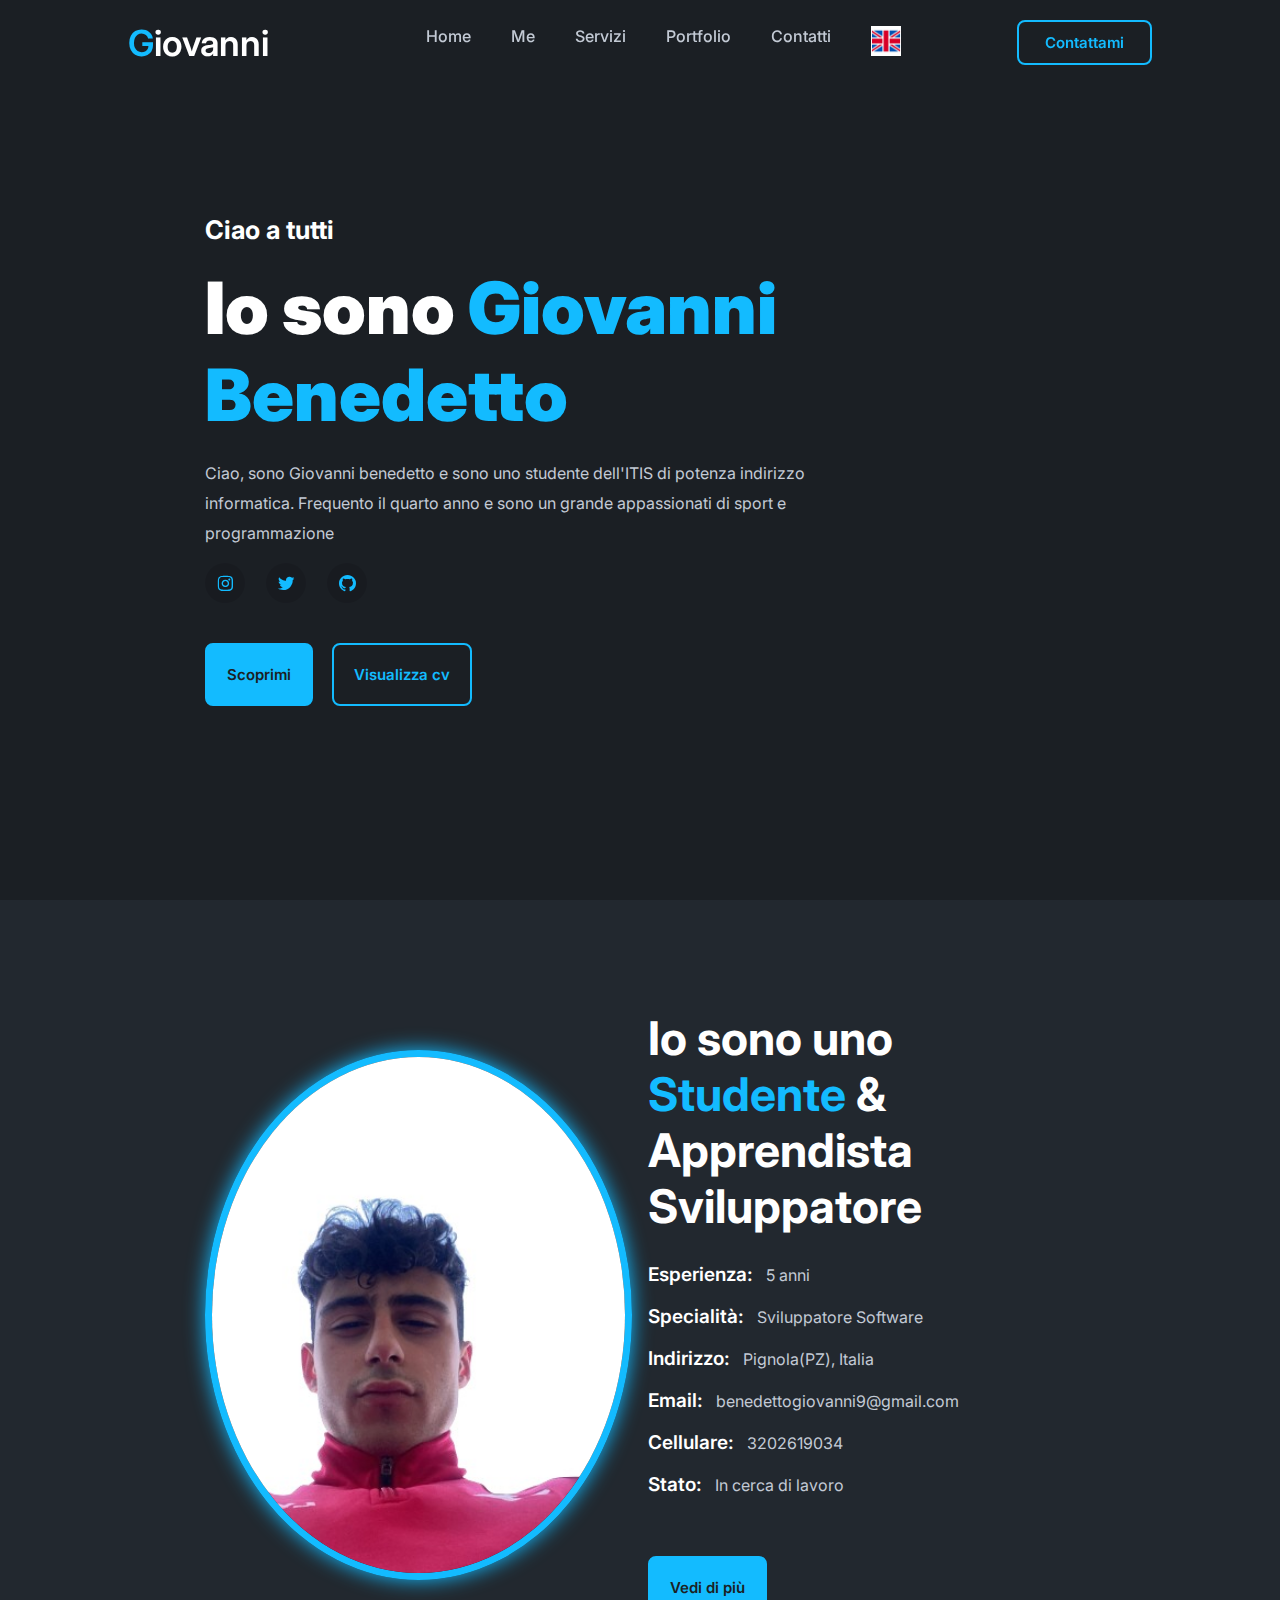
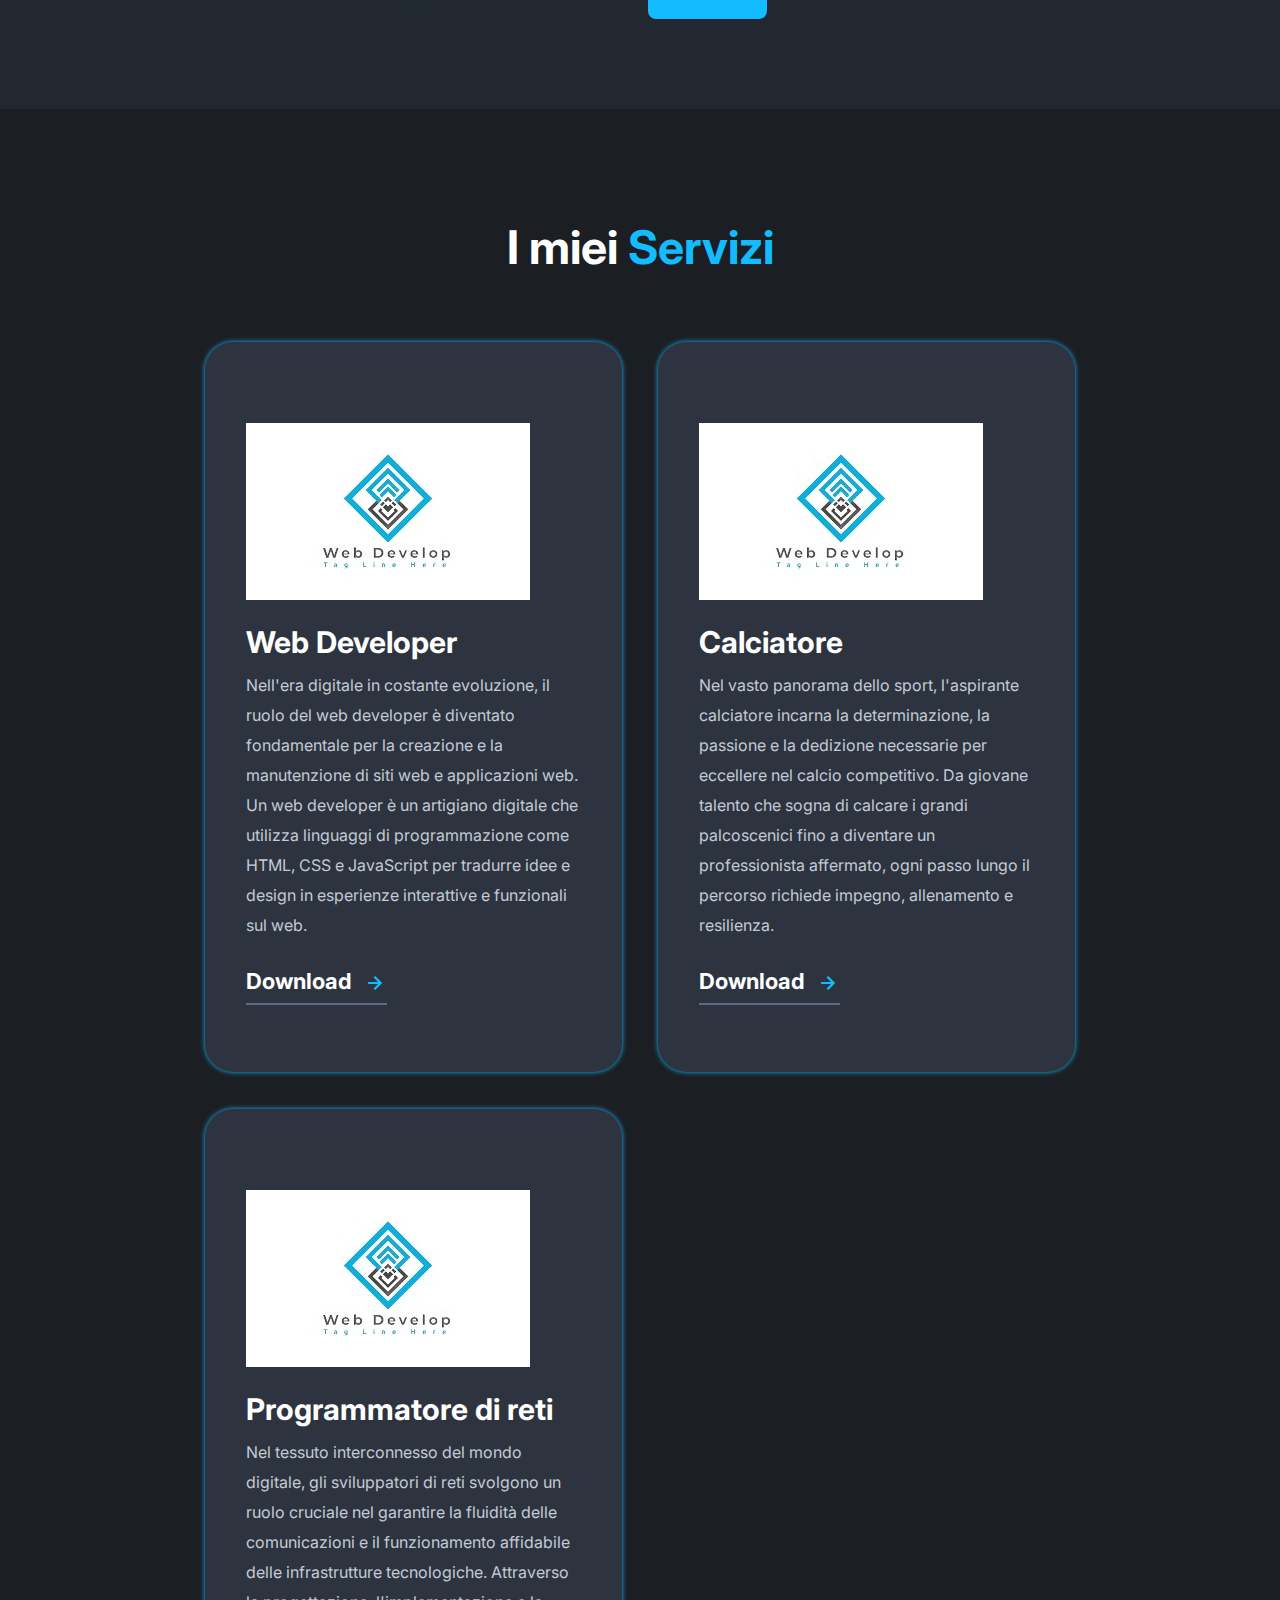
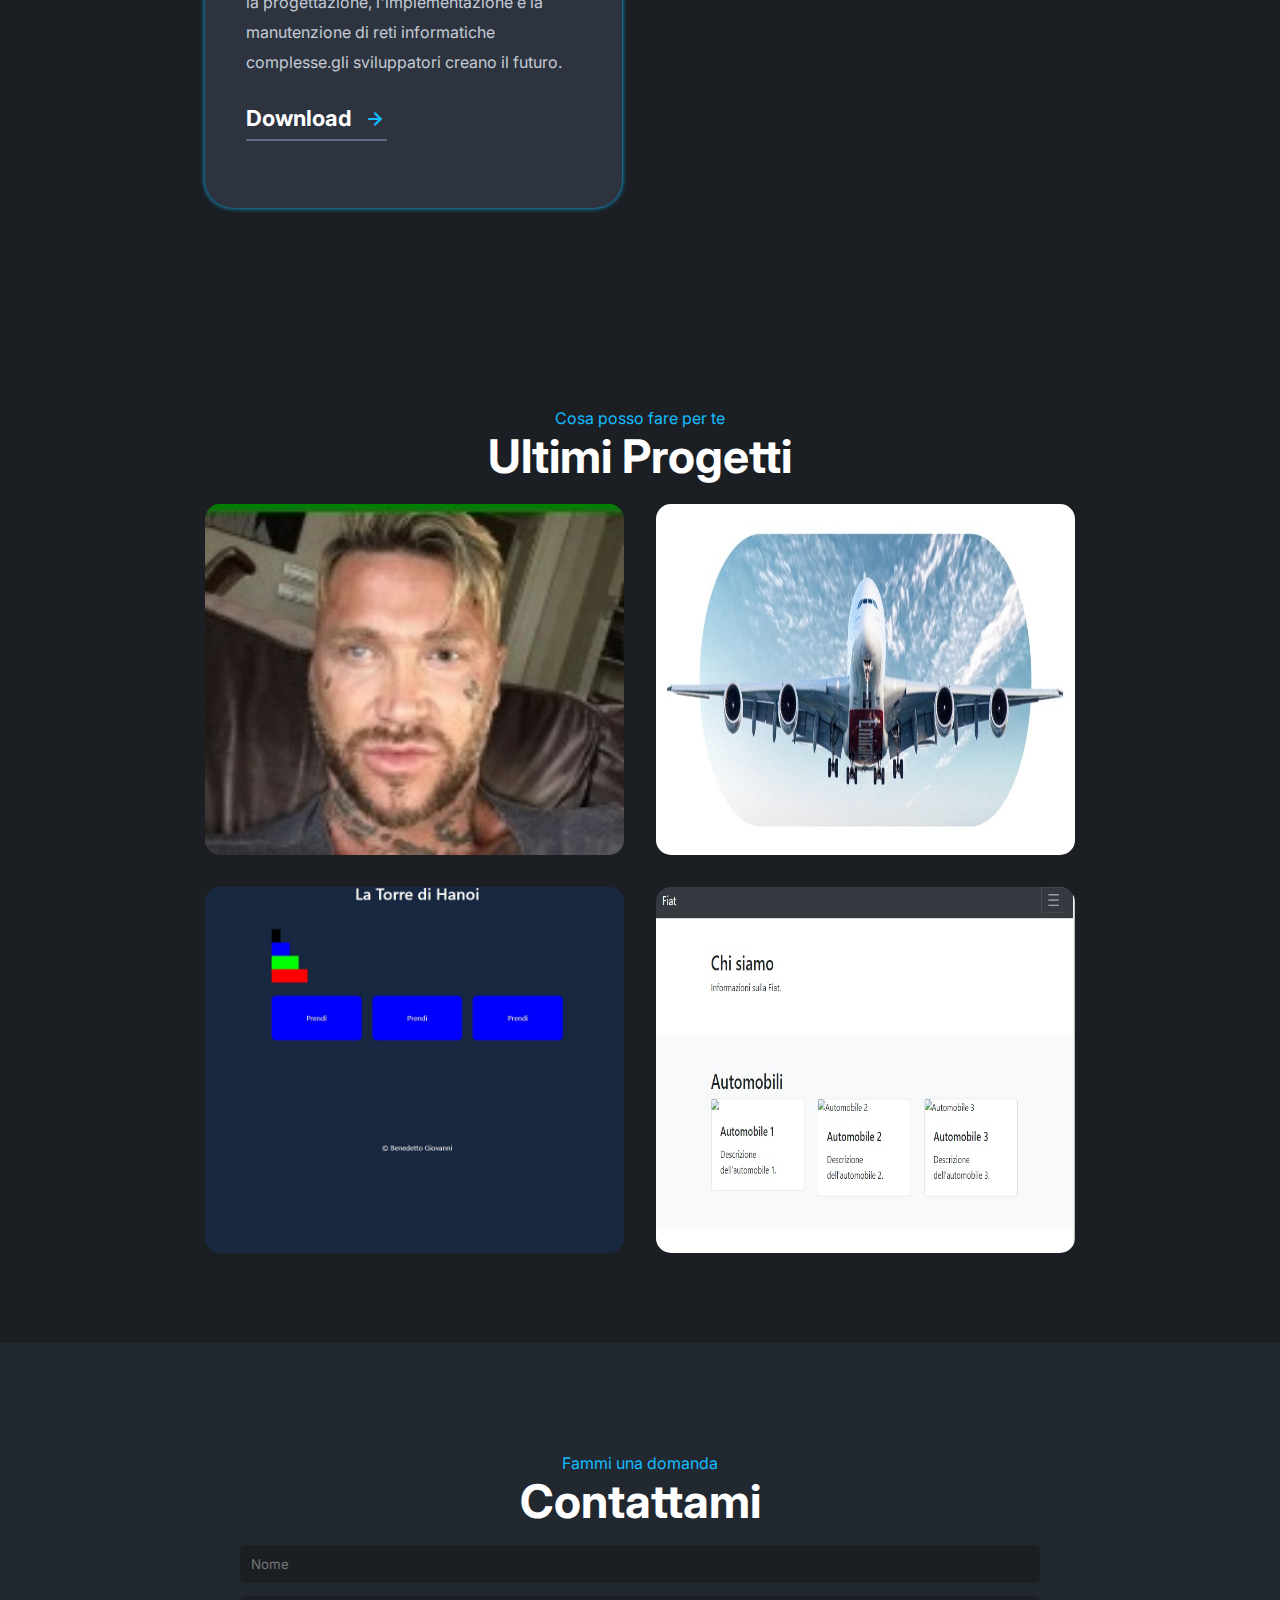
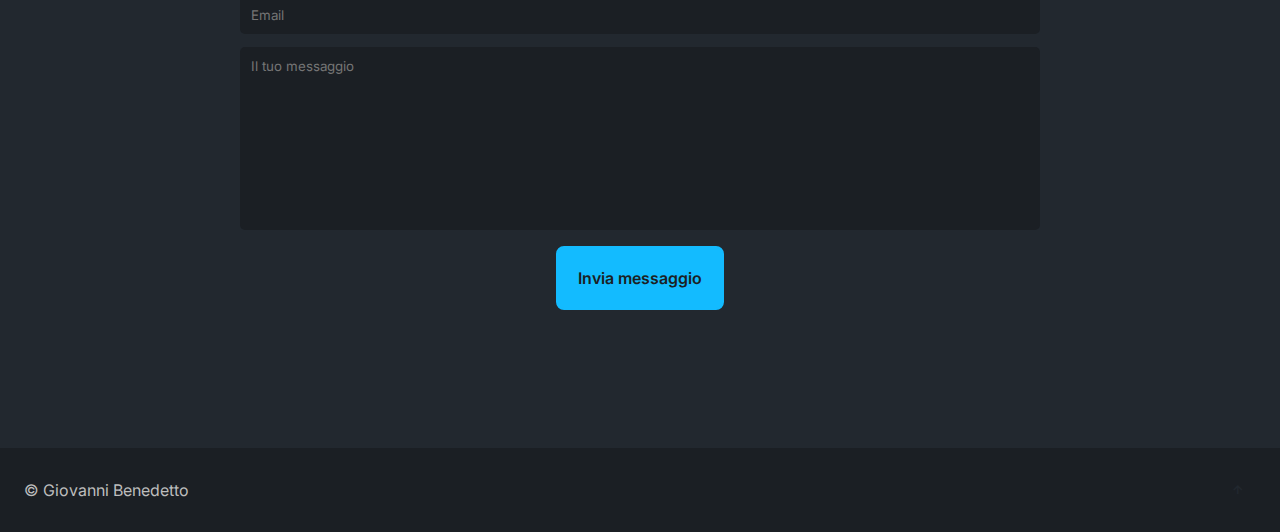
<file: index.html>
<!DOCTYPE html>
<html>
<head>
    <meta charset="UTF-8">
    <title>Portfolio</title>
    <link rel="stylesheet" href="stile.css">
    <link href='https://unpkg.com/boxicons@2.1.4/css/boxicons.min.css' rel='stylesheet'>
    <link rel="preconnect" href="https://fonts.googleapis.com">
    <link rel="preconnect" href="https://fonts.gstatic.com" crossorigin>
    <link href="https://fonts.googleapis.com/css2?family=Inter:wght@100..900&display=swap" rel="stylesheet">
</head>
<body>
<header>
    <a href="#" class="logo"><span>G</span>iovanni</a>
    <ul class="navlist">
        <li><a href="#home">Home</a></li>
        <li><a href="#about">Me</a></li>
        <li><a href="#services">Servizi</a></li>
        <li><a href="#portfolio">Portfolio</a></li>
        <li><a href="#contact">Contatti</a></li>
        <li><a href="eng.html"><img src="united-kingdom.png" alt="English" style="width: 30px; height: 30px;"></a></li>
    </ul>
    <div class="top-btnn">
        <a href="#contact" class="h-btn">Contattami</a>
    </div>
</header>

<section class="hero" id="home">
    <div class="main-content">
        <h4>Ciao a tutti</h4>
        <h1>Io sono <span>Giovanni Benedetto</span></h1>
        <p>Ciao, sono Giovanni benedetto e sono uno studente dell'ITIS di potenza indirizzo informatica. Frequento il quarto anno e sono un grande appassionati di sport e programmazione</p>
        
        <div class="social">
            <a href="https://www.instagram.com/giovanni_benedetto07" target="_blank"><i class='bx bxl-instagram'></i></a>
            <a href="#"><i class='bx bxl-twitter'></i></a>
            <a href="#"><i class='bx bxl-github'></i></a>
        </div>

        <div class="main-btn">
            <a href="#" class="btn">Scoprimi</a>
            <a href="Giovanni Benedetto.pdf" target="_blank" class="btn btn2">Visualizza cv</a>
        </div>
    </div>
</section>
<!--about-->
<section class="about" id="about">
    <div class="about-img">
        <img src="fotogb-removebg-preview.png" alt="foto di me stesso">
    </div>
    <div class="about-text">
        <h2>Io sono uno <span>Studente</span> & Apprendista Sviluppatore</h2>
        <div class="exp-area">
            <p class="exp">Esperienza: <span>5 anni</span></p>
            <p class="exp">Specialità: <span>Sviluppatore Software</span></p>
            <p class="exp">Indirizzo: <span>Pignola(PZ), Italia</span></p>
            <p class="exp">Email: <span>benedettogiovanni9@gmail.com</span></p>
            <p class="exp">Cellulare: <span>3202619034</span></p>
            <p class="exp">Stato: <span>In cerca di lavoro</span></p>
        </div>
        <a href="#" class="btn">Vedi di più</a>
    </div>
</section>
<!--Servizi-->
<section class="services" id="services">
    <div class="center-text">
        <h2>I miei <span>Servizi</span></h2>
    </div>
    <div class="services-content">
        <div class="box">
            <img src="dev-removebg-preview.png" alt="">
            <h3>Web Developer</h3>
            <p>Nell'era digitale in costante evoluzione, il ruolo del web developer è diventato fondamentale per la creazione e la manutenzione di siti web e applicazioni web. Un web developer è un artigiano digitale che utilizza linguaggi di programmazione come HTML, CSS e JavaScript per tradurre idee e design in esperienze interattive e funzionali sul web. </p>
        <a href="#">
            Download
            <i class='bx bx-right-arrow-alt'></i>
        </a>
        </div>

        <div class="box">
            <img src="dev-removebg-preview.png" alt="">
            <h3>Calciatore</h3>
            <p>Nel vasto panorama dello sport, l'aspirante calciatore incarna la determinazione, la passione e la dedizione necessarie per eccellere nel calcio competitivo. Da giovane talento che sogna di calcare i grandi palcoscenici fino a diventare un professionista affermato, ogni passo lungo il percorso richiede impegno, allenamento e resilienza.</p>
        <a href="#">
            Download
            <i class='bx bx-right-arrow-alt'></i>
        </a>
        </div>

        <div class="box">
            <img src="dev-removebg-preview.png" alt="">
            <h3>Programmatore di reti
            </h3>
            <p>Nel tessuto interconnesso del mondo digitale, gli sviluppatori di reti svolgono un ruolo cruciale nel garantire la fluidità delle comunicazioni e il funzionamento affidabile delle infrastrutture tecnologiche. Attraverso la progettazione, l'implementazione e la manutenzione di reti informatiche complesse.gli sviluppatori creano il futuro.</p>
        <a href="#">
            Download
            <i class='bx bx-right-arrow-alt'></i>
        </a>
        </div>
    </div>

</section>
<!--Portfolio-->
<section id="portfolio" class="portfolio">
    <div class="center-text">
        <span>Cosa posso fare per te</span>
        <h2>Ultimi Progetti</h2>
    </br>
    </div>
    <div class="container">
     
        <div class="portfolio-gallery">
            <div class="port-box mix html">
                <div class="port-image">
                    <img src="brs.png" alt="">
                </div>
                <div class="port-content">
                    <h3>Sito Brasiliano</h3>
                    <p> Sito sul brasiliano

                    </p>
                    <a href="SITO BRASILIANO .txt.html" target="_blank"><i class='bx bx-link-external'></i></a>
                </div>
            </div>

            <div class="port-box mix html">
                <div class="port-image">
                    <img src="header.jpg" alt="">
                </div>
                <div class="port-content">
                    <h3>Benedetto Company</h3>
                    <p> Sito su viaggi aerei

                    </p>
                    <a href="benedettoCompany" target="_blank"><i class='bx bx-link-external'></i></a>
                </div>
            </div>
            
            <div class="port-box mix html">
                <div class="port-image">
                    <img src="ht.png" alt="">
                </div>
                <div class="port-content">
                    <h3>Torre Hanoi</h3>
                    <p>Torre di hanoi
                    </p>
                    <a href="hanoi2 gb.html" target="_blank"><i class='bx bx-link-external'></i></a>
                </div>
            </div>

            <div class="port-box mix unity">
                <div class="port-image">
                    <img src="fiat.png" alt="">
                </div>
                <div class="port-content">
                    <h3>Sito Fiat </h3>
                    <p>Sito Fiat

                    </p> 
                    <a href="FIAT1.html" target="_blank"><i class='bx bx-link-external'></i></a>
                </div>
            </div>
        </div>
    </div>
</section>
<!--Contatti-->
<section id="contact" class="contant">
    <div class="center-text">
        <span>Fammi una domanda</span>
        <h2>Contattami</h2>
    </div>
    <form>
        
        <input type="text" name="nome" placeholder="Nome">
        <input type="text" name="email" placeholder="Email">
        <textarea name="messaggio" cols="30" rows="10" placeholder="Il tuo messaggio"></textarea>
        <div class="btn-box formBtn">
            <button type="submit" class="btn">Invia messaggio</button>
        </div>
    </form>
</section>
<footer>
    <p> &copy; Giovanni Benedetto </p>
    <a href="#home"><i class='bx bx-up-arrow-alt'></i></a>
</footer>

<script src="script.js"></script>
</body>
</html>
</file>
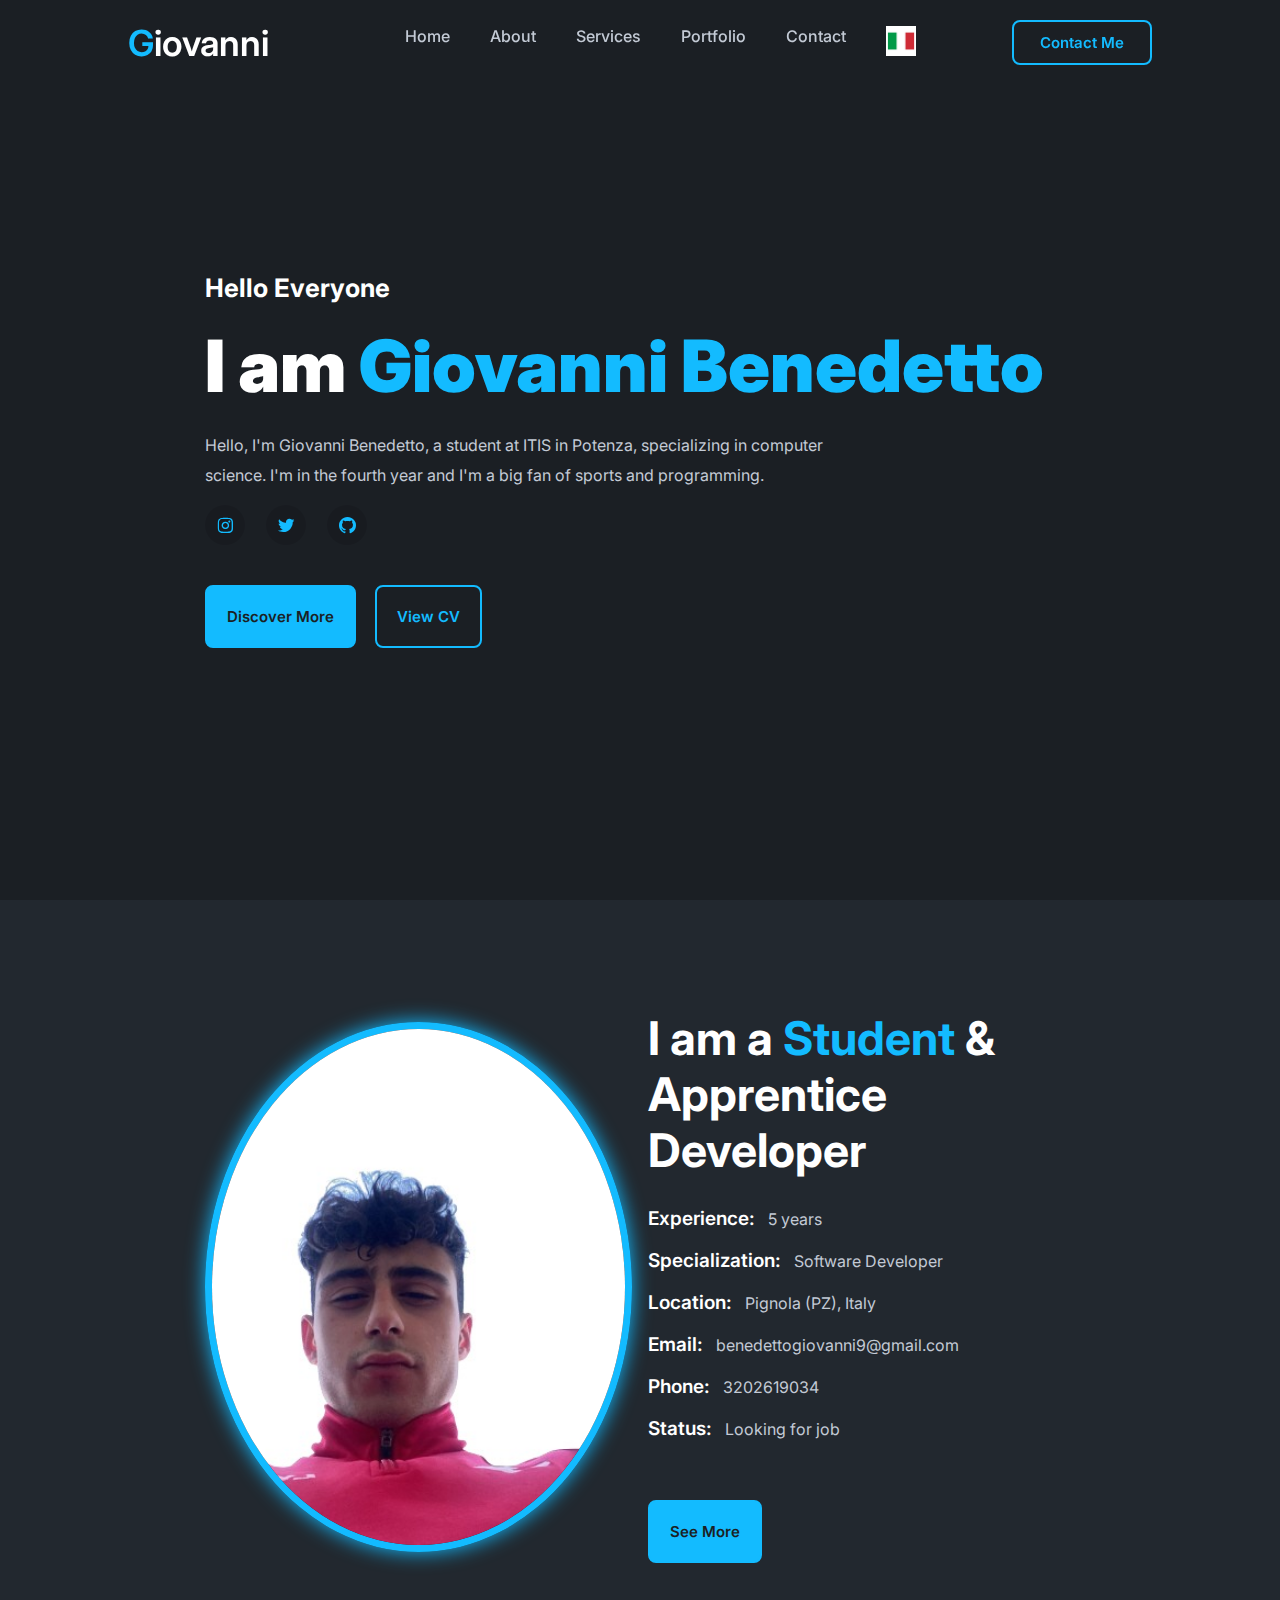
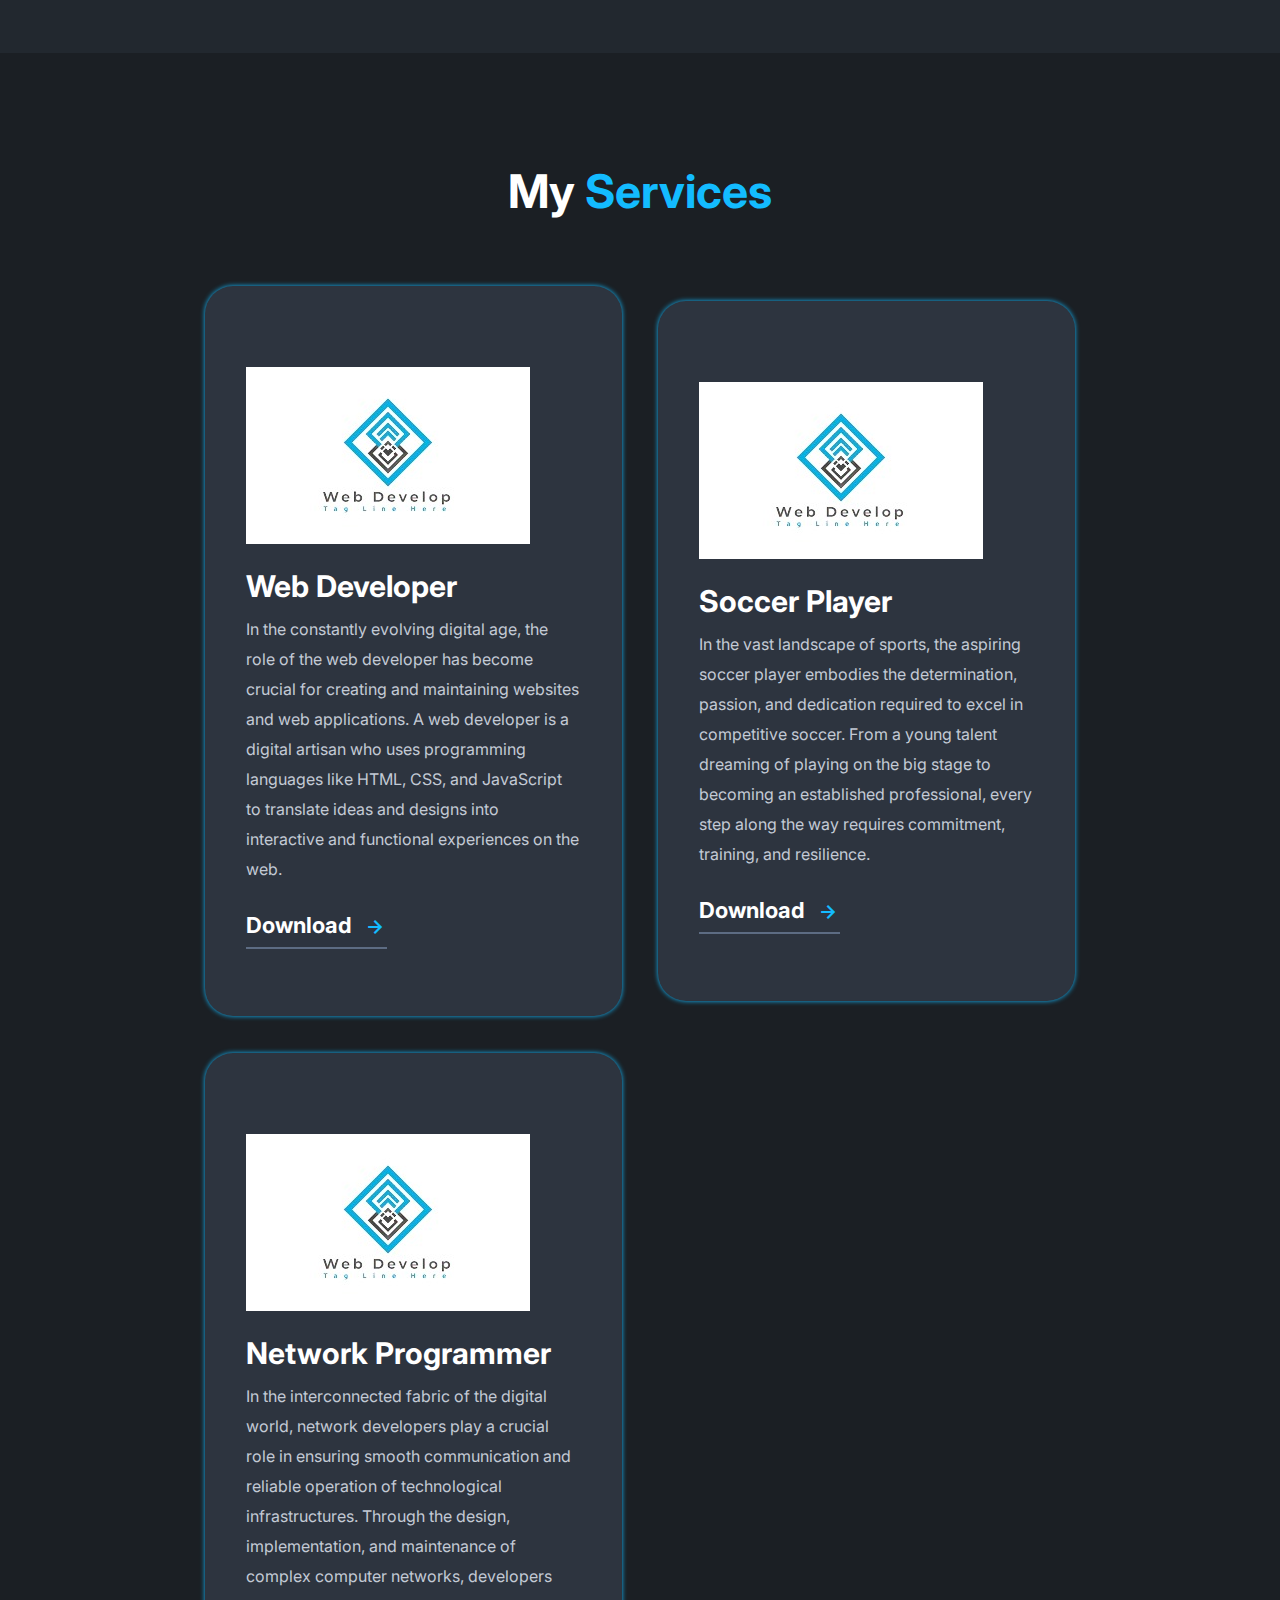
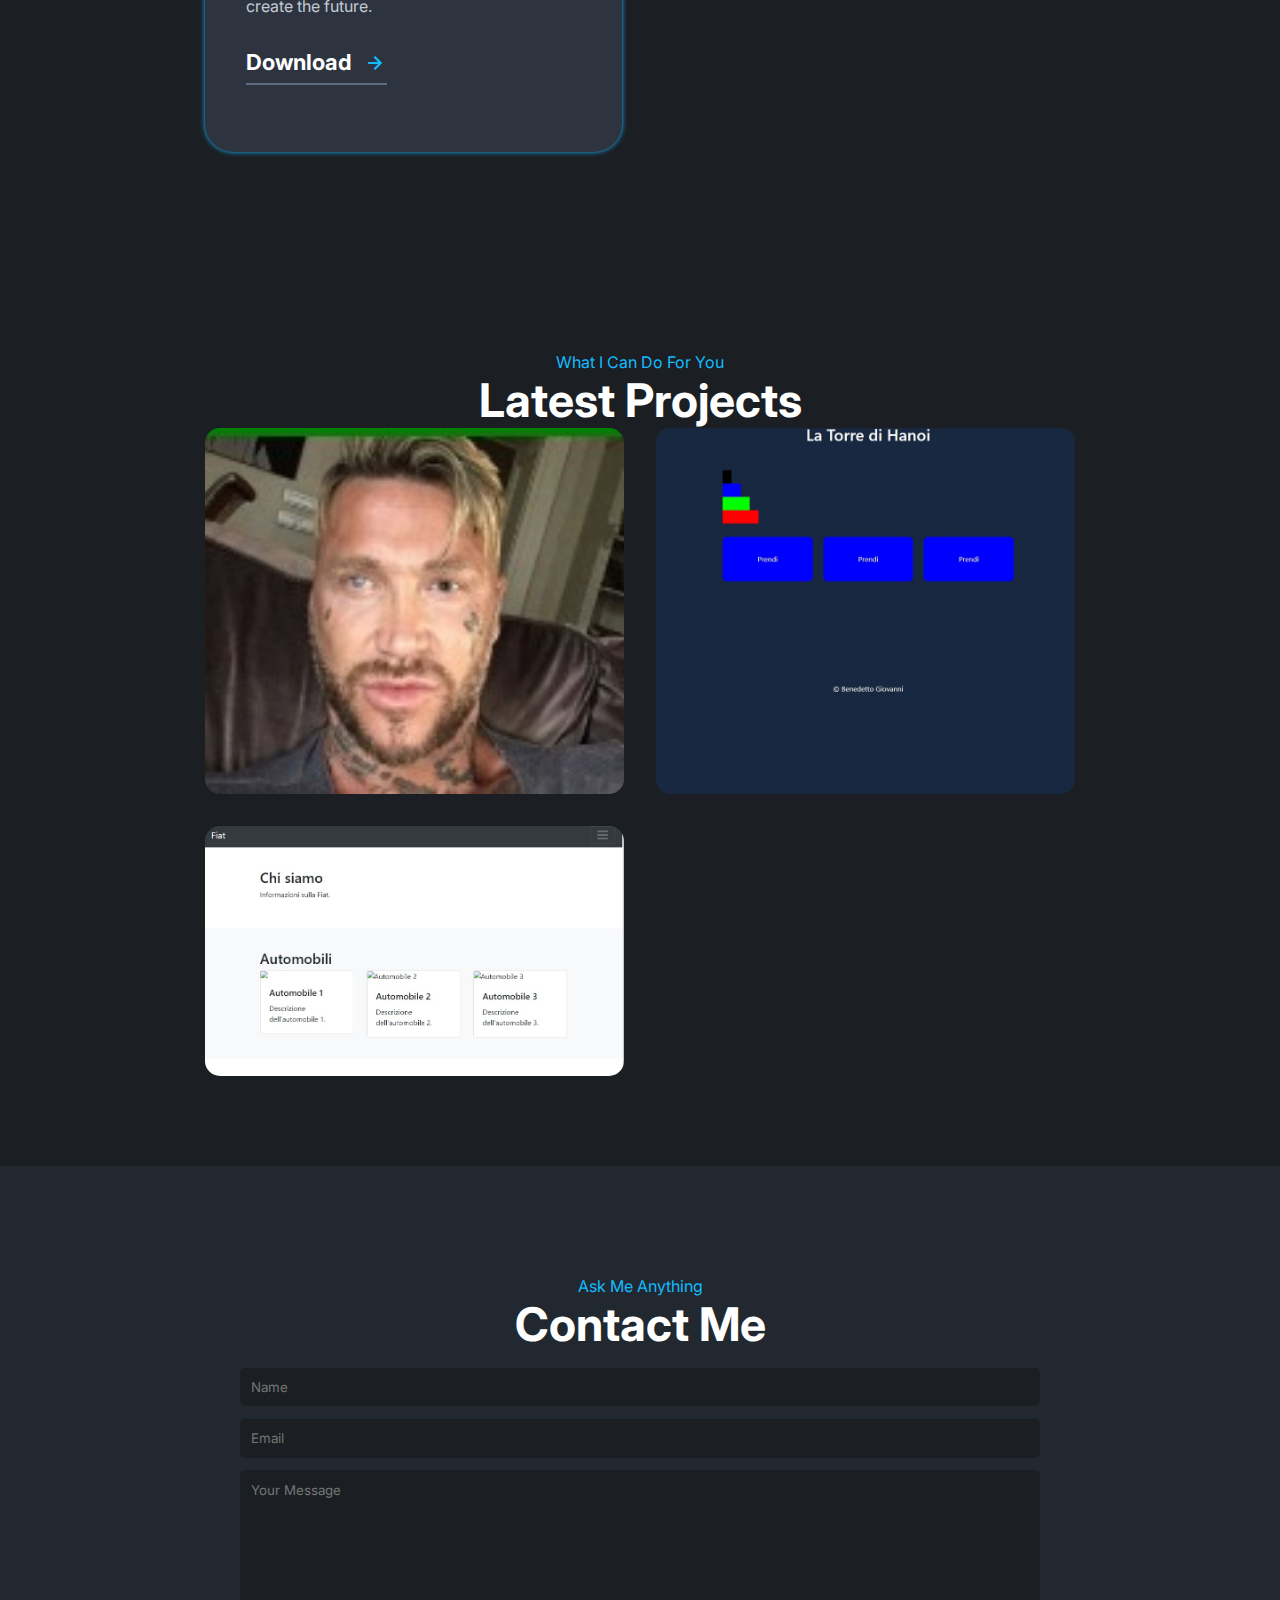
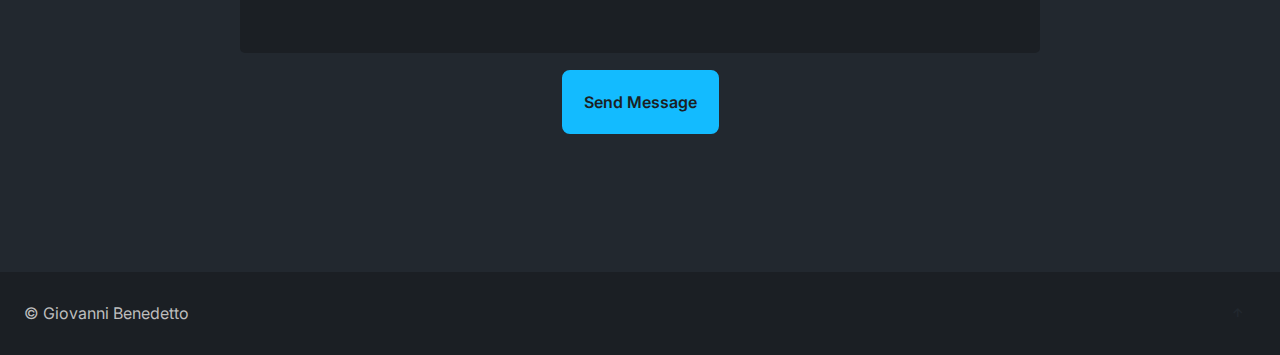
<file: eng.html>
<!DOCTYPE html>
<html>
<head>
    <meta charset="UTF-8">
    <title>Portfolio</title>
    <link rel="stylesheet" href="stile.css">
    <link href='https://unpkg.com/boxicons@2.1.4/css/boxicons.min.css' rel='stylesheet'>
    <link rel="preconnect" href="https://fonts.googleapis.com">
    <link rel="preconnect" href="https://fonts.gstatic.com" crossorigin>
    <link href="https://fonts.googleapis.com/css2?family=Inter:wght@100..900&display=swap" rel="stylesheet">
</head>
<body>
<header>
    <a href="#" class="logo"><span>G</span>iovanni</a>
    <ul class="navlist">
        <li><a href="#home">Home</a></li>
        <li><a href="#about">About</a></li>
        <li><a href="#services">Services</a></li>
        <li><a href="#portfolio">Portfolio</a></li>
        <li><a href="#contact">Contact</a></li>
        <li><a href="index.html"><img src="italy.png" alt="English" style="width: 30px; height: 30px;"></a></li>
    </ul>
    <div class="top-btnn">
        <a href="#contact" class="h-btn">Contact Me</a>
    </div>
</header>

<section class="hero" id="home">
    <div class="main-content">
        <h4>Hello Everyone</h4>
        <h1>I am <span>Giovanni Benedetto</span></h1>
        <p>Hello, I'm Giovanni Benedetto, a student at ITIS in Potenza, specializing in computer science. I'm in the fourth year and I'm a big fan of sports and programming.</p>
        
        <div class="social">
            <a href="https://www.instagram.com/giovanni_benedetto07" target="_blank"><i class='bx bxl-instagram'></i></a>
            <a href="#"><i class='bx bxl-twitter'></i></a>
            <a href="#"><i class='bx bxl-github'></i></a>
        </div>

        <div class="main-btn">
            <a href="#" class="btn">Discover More</a>
            <a href="Giovanni Benedetto.pdf" target="_blank" class="btn btn2">View CV</a>
        </div>
    </div>
</section>
<!--about-->
<section class="about" id="about">
    <div class="about-img">
        <img src="fotogb-removebg-preview.png" alt="picture of myself">
    </div>
    <div class="about-text">
        <h2>I am a <span>Student</span> & Apprentice Developer</h2>
        <div class="exp-area">
            <p class="exp">Experience: <span>5 years</span></p>
            <p class="exp">Specialization: <span>Software Developer</span></p>
            <p class="exp">Location: <span>Pignola (PZ), Italy</span></p>
            <p class="exp">Email: <span>benedettogiovanni9@gmail.com</span></p>
            <p class="exp">Phone: <span>3202619034</span></p>
            <p class="exp">Status: <span>Looking for job</span></p>
        </div>
        <a href="#" class="btn">See More</a>
    </div>
</section>
<!--Services-->
<section class="services" id="services">
    <div class="center-text">
        <h2>My <span>Services</span></h2>
    </div>
    <div class="services-content">
        <div class="box">
            <img src="dev-removebg-preview.png" alt="">
            <h3>Web Developer</h3>
            <p>In the constantly evolving digital age, the role of the web developer has become crucial for creating and maintaining websites and web applications. A web developer is a digital artisan who uses programming languages like HTML, CSS, and JavaScript to translate ideas and designs into interactive and functional experiences on the web.</p>
            <a href="#">
                Download
                <i class='bx bx-right-arrow-alt'></i>
            </a>
        </div>

        <div class="box">
            <img src="dev-removebg-preview.png" alt="">
            <h3>Soccer Player</h3>
            <p>In the vast landscape of sports, the aspiring soccer player embodies the determination, passion, and dedication required to excel in competitive soccer. From a young talent dreaming of playing on the big stage to becoming an established professional, every step along the way requires commitment, training, and resilience.</p>
            <a href="#">
                Download
                <i class='bx bx-right-arrow-alt'></i>
            </a>
        </div>

        <div class="box">
            <img src="dev-removebg-preview.png" alt="">
            <h3>Network Programmer</h3>
            <p>In the interconnected fabric of the digital world, network developers play a crucial role in ensuring smooth communication and reliable operation of technological infrastructures. Through the design, implementation, and maintenance of complex computer networks, developers create the future.</p>
            <a href="#">
                Download
                <i class='bx bx-right-arrow-alt'></i>
            </a>
        </div>
    </div>

</section>
<!--Portfolio-->
<section id="portfolio" class="portfolio">
    <div class="center-text">
        <span>What I Can Do For You</span>
        <h2>Latest Projects</h2>
    </div>
    <div class="container">
     
        <div class="portfolio-gallery">
            <div class="port-box mix html">
                <div class="port-image">
                    <img src="brs.png" alt="">
                </div>
                <div class="port-content">
                    <h3>Brazilian Site</h3>
                    <p>Site about Brazil.</p>
                    <a href="brasilianoI.html" target="_blank"><i class='bx bx-link-external'></i></a>
                </div>
            </div>

            <div class="port-box mix html">
                <div class="port-image">
                    <img src="ht.png" alt="">
                </div>
                <div class="port-content">
                    <h3>Hanoi Tower</h3>
                    <p>Hanoi Tower.</p>
                    <a href="hanoieng.html" target="_blank"><i class='bx bx-link-external'></i></a>
                </div>
            </div>

            <div class="port-box mix unity">
                <div class="port-image">
                    <img src="fiat.png" alt="">
                </div>
                <div class="port-content">
                    <h3>Fiat Website</h3>
                    <p>Fiat Website.</p> 
                    <a href="FIATi.html" target="_blank"><i class='bx bx-link-external'></i></a>
                </div>
            </div>
        </div>
    </div>
</section>
<!--Contact-->
<section id="contact" class="contant">
    <div class="center-text">
        <span>Ask Me Anything</span>
        <h2>Contact Me</h2>
    </div>
    <form>
        
        <input type="text" name="name" placeholder="Name">
        <input type="text" name="email" placeholder="Email">
        <textarea name="message" cols="30" rows="10" placeholder="Your Message"></textarea>
        <div class="btn-box formBtn">
            <button type="submit" class="btn">Send Message</button>
        </div>
    </form>
</section>
<footer>
    <p> &copy; Giovanni Benedetto </p>
    <a href="#home"><i class='bx bx-up-arrow-alt'></i></a>
</footer>

<script src="script.js"></script>
</body>
</html>
</file>
<file: stile.css>
*{
    padding: 0;
    margin: 0;
    box-sizing: border-box;
    font-family: 'inter', sans-serif;
    text-decoration: none;
    list-style: none;
    scroll-behavior: smooth;
}
:root{
    --text-color:#fff;
    --bg-color: #1b1f24;
    --second-bg-color: #22282f;
    --main-color: #13bbff;
    --other-color: #c3cad5;

    --h1-font: 4.5rem;
    --h2-font: 2.9rem;
    --p-font: 1rem;
}
body {
 
    background-color: var(--bg-color);
    color: var(--text-color);
}
header {
    position: fixed;
    top: 0;
    left: 0;
    z-index: 1000;
   border-bottom: 1px solid transparent;
    display: flex;
    align-items: center;
    justify-content: space-between;
    width: 100%;
    padding: 20px 10%;
    background: transparent;
    transition: all .50s ease;
}
.logo{
    font-size: 36px;
    color: var(--text-color);
    font-weight: 600;
}
span{
    color: var(--main-color);
}
.navlist {
    display: flex;
}
.navlist a{
    font-size: var(--p-font);
    font-weight: 500;
    color: var(--other-color);
    margin-left: 40px;
    transition: all .50s ease;
}
.navlist a:hover {
    color: var(--hover-color);
    text-shadow: 0 0 10px var(--main-color), -2px 1px 30px var(--text-color), 0 0 30px rgba(18, 247, 255, 0.6), 0 0 40px rgba(18, 247, 255, 0.6), 0 0 70px rgba(18, 247, 255, 0.6), 0 0 80px rgba(18, 247, 255, 0.6), 0 0 10px rgba(18, 247, 255, 0.6), 0 0 150px rgba(18, 247, 255, 0.6);
}
#menu-icon {
    font-size: 35px;
    z-index: 10001;
    cursor: pointer;
    display: none;
}
.h-btn{
    display: inline-block;
    padding: 11px 26px;
    background: transparent;
    color: var(--main-color);
    border: 2px solid var(--main-color);
    border-radius: 8px;
    font-size: 15px;
    font-weight: 600;
    transition: all .50s ease;
}
.h-btn:hover{
    background: var(--main-color);
    color: var(--bg-color);
    box-shadow: 0 0 20px var(--main-color);
    transform: scale(1.1);
}
section{
    padding: 110px 16% 90px;
}
.hero{
    height: 100vh;
    width: 100%;
    /*dovrebbe andare l'immagine*/
    background-position: top right;
    background-size: cover;
    display: flex;
    align-items: center;
    justify-content: flex-start;
}
.main-content h4{
    font-size: 1.6rem;
}
.main-content h1{
    font-size: var(--h1-font);
    font-weight: 900;
    margin: 20px 0px 20px;
    line-height: 1.2;
}
.main-content p{
    font-size: var(--p-font);
    font-weight: 400;
    width: 620px;
    max-width: 100%;
    color: var(--other-color);
    line-height: 30px;
    margin-bottom: 15px;
}
.social{
    margin-bottom: 40px;
}
.social i{
    display: inline-flex;
    align-items: center;
    justify-content: center;
    width: 40px;
    height: 40px;
    color: var(--main-color);
    border-radius: 50%;
    backdrop-filter: brightness(88%);
    font-size: 20px;
    margin-right: 17px;
    box-shadow: 0 0 20px transparent;
    cursor: pointer;
    transition: all .50s ease;
}
.social i:hover{
    transform: scale(1.1);
    box-shadow:  0 0 20px var(--main-color);
}
.btn{
    display: inline-block;
    padding: 20px;
    background: var(--main-color);
    color: var(--bg-color);
    border: 2px solid var(--main-color);
    border-radius: 8px;
    font-size: 15px;
    font-weight: 600;
    transition: all .50 ease;
}
.btn:hover{
    background: transparent;
    color: var(--main-color);
    box-shadow: 0 0 20px var(--main-color);
}
.btn2{
    background: transparent;
    color: var(--main-color);
    border: 2px solid var(--main-color);
    margin-left: 15px;
    transition: all .50 ease;
}
.btn2:hover{
    background: var(--main-color);
    color: var(--bg-color);
}
header.sticky{
    background: var(--bg-color);
    box-shadow: 0 .1rem 1rem rgba(0, 0, 0, .2);
    padding: 16px 16%;
}
.about{
    background: var(--second-bg-color);
    display : grid;
    grid-template-columns: repeat(2,1fr);
    align-items: center;
    gap: 1rem;
}
.about-img {
    display: flex;
    justify-content: center;
    align-items: center;
    width: 100%;
    height: 530px;
    max-width: 530px;
    border-radius: 50%;
    overflow: hidden; /* Assicura che l'immagine non esca dai bordi del cerchio */
    border: 7px solid var(--main-color);
    box-shadow: 0 0 20px var(--main-color);
}

.about-img img {
    width: 100%;
    height: auto;
    object-fit: cover;
}
.about-text h2{
    font-size: var(--h2-font);
    line-height: 1,3;
    margin-bottom: 20px;
}
.exp-area{
    margin-bottom: 50px;
}
.exp-area p{
    color: var(--text-color);
    font-weight: 600;
    font-size: 19px;
    line-height: 42px;
}
.exp-area p span{
    color: var(--other-color);
    font-size: var(--p-font);
    font-weight: 400;
    margin-left: 8px;
}
.center-text{
    text-align: center;
}
.center-text h2{
    font-size: var(--h2-font);
}
.services-content{
    display: grid;
    grid-template-columns: repeat(auto-fit, minmax(300px, auto));
    align-items: center;
    gap: 2.3rem;
    margin-top: 4.2rem;
}
.box{
    padding: 80px 40px 66px;
    background: #2d343f;
    border-radius: 28px;
    border: 1px solid transparent;
    box-shadow: 0 0 5px var(--main-color);
    transition: all .5os ease;
    cursor: pointer;
}
.box img{
    margin-bottom: 20px;
}
.box h3{
    font-size: 30px;
    font-weight: 700;
    margin-bottom: 10px;
}
.box p{
    font-size: var(--p-font);
    font-weight: 400;
    color: var(--other-color);
    line-height: 30px;
    margin-bottom: 20px;
}
.box a{
    display: inline-block;
    font-size: 22px;
    line-height: 1.273em;
    font-weight: 700;
    padding: 7px 0;
    color: var(--text-color);
    border-bottom: 2px solid #5d6c83;
    transition: all .50s ease;
}
.box i{
    vertical-align: middle;
    font-size: 25px;
    color: var(--main-color);
    margin-left: 5px;
}
.box a:hover{
    border-bottom: 2px solid var(--main-color);
}
.box:hover{
    border: 1px solid var(--main-color);
    transform: translateY(-5px) scale(1.03);
}
.fillter-buttons{
    margin: 2rem;
    text-align: center;
}
.fillter-buttons .btn{
    background: none;
    outline: none;
    border: none;
    cursor: pointer;
    font-size: .85rem;
    font-weight: 600;
    letter-spacing: .4px;
    margin-left: 1.3rem;
    color: var(--text-color);
}
.fillter-buttons .btn:hover{
    color: var(--hover-color);
}
.portfolio-gallery{
    display: grid;
    grid-template-columns: repeat(auto-fill , minmax(270px, 1fr));
    gap: 2rem;
}
.port-box{
    position: relative;
    border-radius: 15px;
    overflow: hidden;
    background: #292e33;
    display: flex;
    grid-template-rows: 1fr auto;
    align-items: center;
    border: 2px solid var(--hover-color);
    box-shadow: var(--neon-box-shadow);
}
.port-image{
    display: flex;
    align-items: center;
    justify-content: center;
    height: 100%;
    width: 100%;
}
.port-image img{
    width: 100%;
    opacity: .5s;
    height: 100%;
    transition: .5s;
}

.port-content{
    position: absolute;
    bottom: 0;
    left: 0;
    width: 100%;
    height: 100%;
    opacity: 0;
    background: linear-gradient(rgba(0,0,0,.2),#12f7ff);
    display: flex;
    align-items: center;
    justify-content: center;
    flex-direction: column;
    text-align: center;
    transition: 0.5s;
    padding: 0 2rem;
}
.port-box:hover .port-content{
    opacity: 1;
}
.port-box:hover .port-image img{
    transform: scale(1.1);
}

.port-content h3{
    font-size: 1.5rem;
    font-weight: 600;
}
.port-content p{
    font-size: .8rem;
    margin: 5px 0 15px 0;
}
.port-content a{
    background: #fff;
    border-radius: 50%;
    display: inline-flex;
    justify-content: center;
    align-items: center;
    width: 50px;
    height: 50px;
    border:  px solid var(--hover-color);
    outline: 2px solid #fff;
}
.port-content a i{
    font-size: 1.3rem;
    color: var(--second-bg-color);
}
/*Sezione contatti*/
.contant{
    width: 100%;
    background: var(--second-bg-color);
}
.contant form{
    align-items: center;
    max-width: 50rem;
    margin: 1rem auto;
    margin-bottom: 3rem;
}
.contant form input,
.contant form textarea{
    width: 100%;
    color: var(--text-color);
    background: var(--bg-color);
    margin-bottom: .8rem;
    border: none;
    border-radius: 5px;
    padding: .7rem;
}
.contant form textarea{
    resize: none;
}
.formBtn{
    display: flex;
    justify-content: center;
    width: 100%;
}
.formBtn .btn{
    cursor: pointer;
    font-size: 1rem;
}
footer{
    padding: 1.5rem;
    display: flex;
    align-items: center;
    justify-content: space-between;
}
footer p{
    color: #bdbdbd;
}
footer a{
    display: inline-flex;
    justify-content: center;
    color: var(--text-color);
    background: var(--hover-color);
    padding: .6rem;
    border-radius: 5px;
}
footer a i{
    font-size: 1rem;
    color: var(--second-bg-color);
}


.scroll-scale{
    opacity: 0;
    transform: scale(.9);
    transition: all 2s;
}
.show-items{
    opacity: 1;
    transform: translateX(0);
}
</file>
